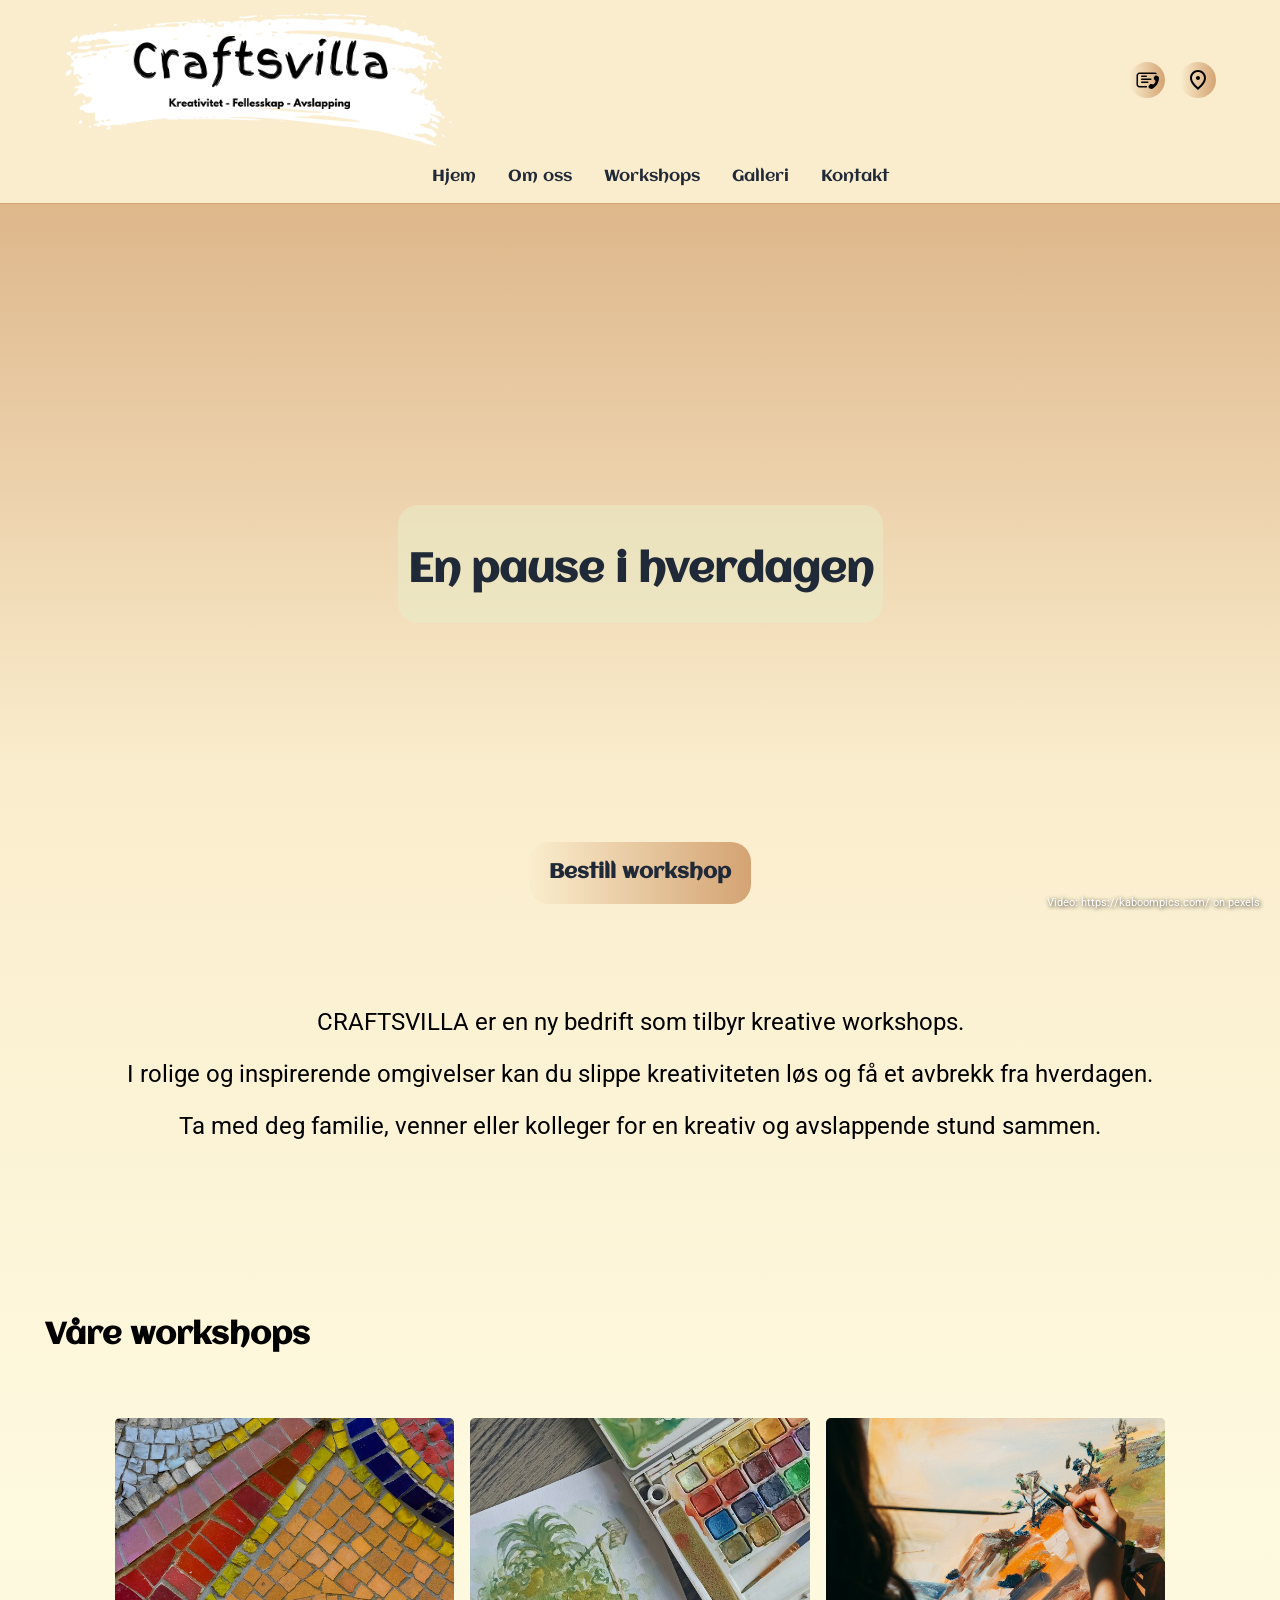
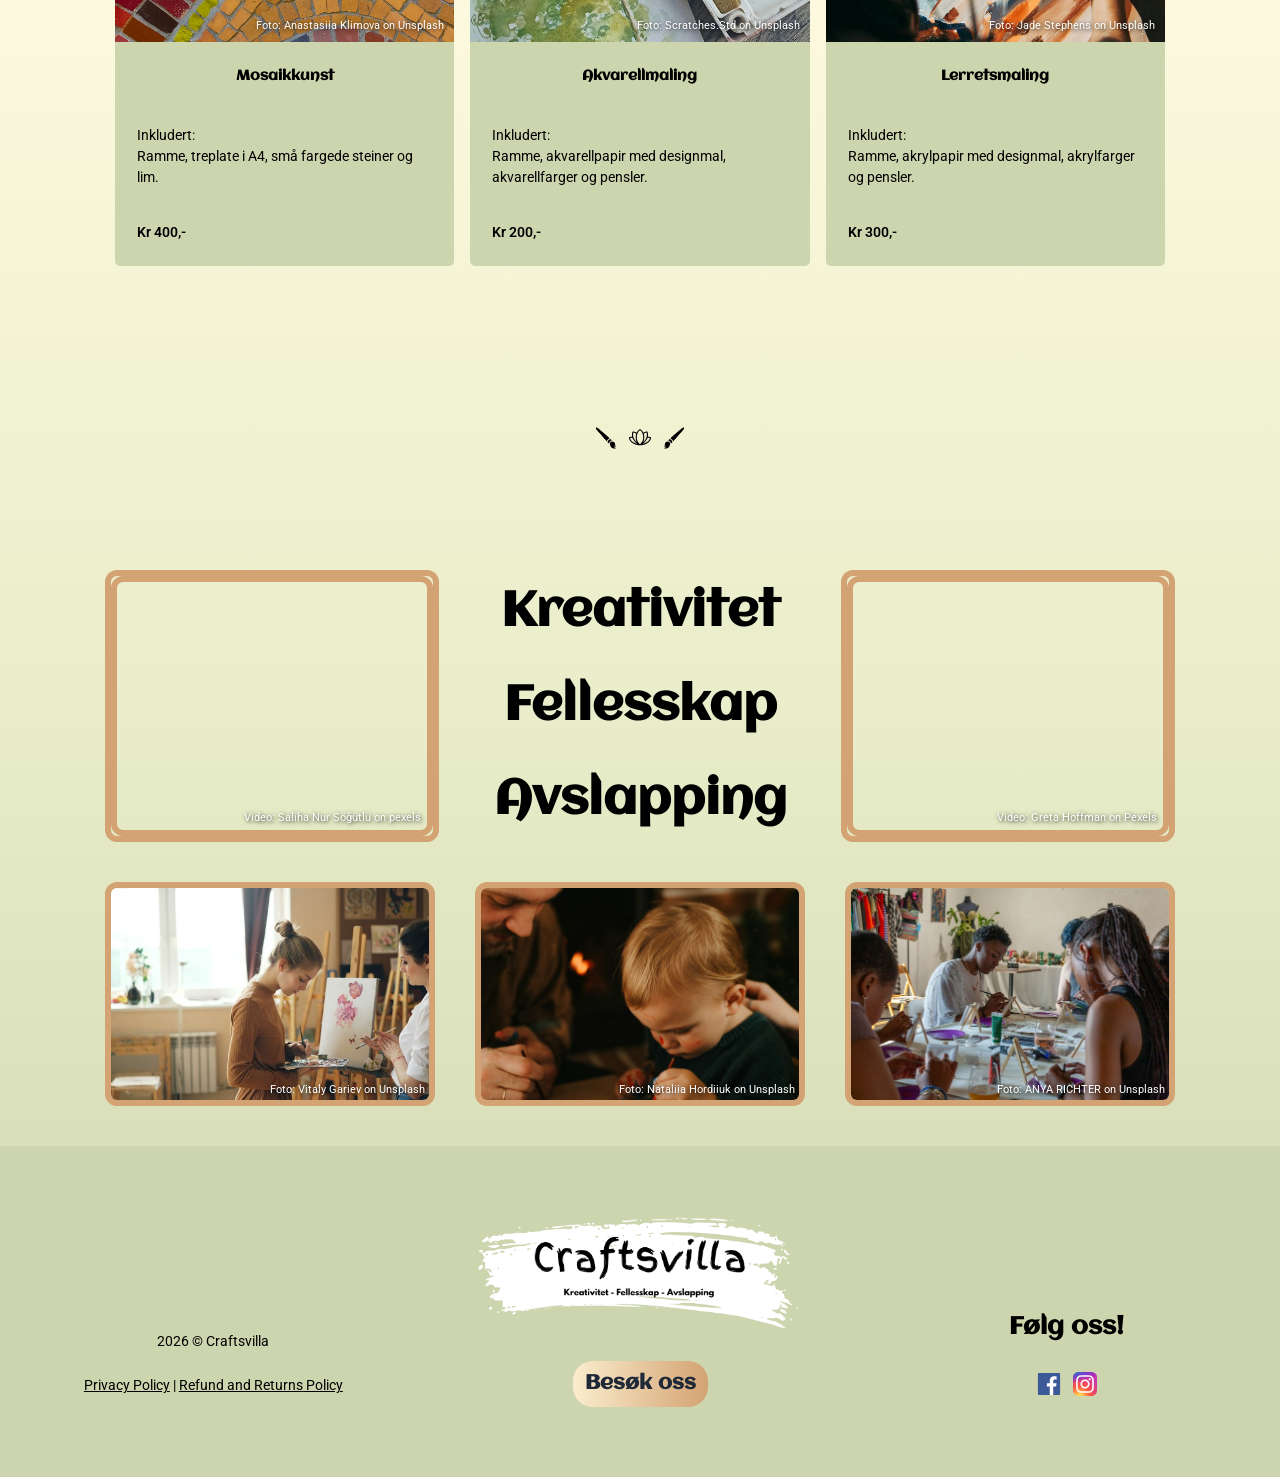
<file: index.html>
<!doctype html>
<html lang="no">
  <head>
    <meta charset="UTF-8" />
    <meta name="viewport" content="width=device-width, initial-scale=1.0" />
    <meta name="description" content="Kreativitet og avslapping." />
    <title>Craftsvilla</title>
    <link rel="stylesheet" href="style.css" />
    <link rel="preconnect" href="https://fonts.googleapis.com" />
    <link rel="preconnect" href="https://fonts.gstatic.com" crossorigin />
    <link
      href="https://fonts.googleapis.com/css2?family=Aclonica&family=Roboto:ital,wght@0,100..900;1,100..900&display=swap"
      rel="stylesheet"
    />
  </head>

  <body>
    <header class="header" id="hjem">
      <div class="container">
        <img
          class="header-logo"
          src="images/Craftsvilla-logo-header.png"
          alt="CRAFTSVILLA logo"
        />

        <div class="header-icons">
          <a href="#kontakt">
            <img src="icons/Contact.svg" alt="Kontakt oss" />
          </a>
          <a href="#finn-oss">
            <img src="icons/Find-us.svg" alt="Finn oss" />
          </a>
        </div>
      </div>
    </header>

    <nav>
      <ul id="nav-row">
        <li><a href="#hjem">Hjem</a></li>
        <li><a href="#about">Om oss</a></li>
        <li><a href="#workshops">Workshops</a></li>
        <li><a href="#gallery">Galleri</a></li>
        <li><a href="#kontakt">Kontakt</a></li>
      </ul>
    </nav>

    <main>
      <section class="hero">
        <div class="hero-video-credit">
          <video class="hero-video" autoplay muted loop playsinline>
            <source src="movie/hero-video.mp4" type="video/mp4" />
            Nettleseren din støtter ikke video.
          </video>
          <span>Video: https://kaboompics.com/ on pexels</span>
        </div>

        <div class="hero-text">
          <h1>En pause i hverdagen</h1>
        </div>

        <a href="bestilling.html" class="hero-button">Bestill workshop</a>
      </section>

      <section class="intro" id="about">
        <p>CRAFTSVILLA er en ny bedrift som tilbyr kreative workshops.</p>
        <p>
          I rolige og inspirerende omgivelser kan du slippe kreativiteten løs og
          få et avbrekk fra hverdagen.
        </p>
        <p>
          Ta med deg familie, venner eller kolleger for en kreativ og
          avslappende stund sammen.
        </p>
      </section>

      <section class="workshops" id="workshops">
        <div class="workshop-heading">
          <h2>Våre workshops</h2>
        </div>

        <div class="workshop-row">
          <a class="card" href="bestilling.html">
            <div class="image-credit">
              <img src="images/mosaik.jpg" alt="Mosaikkunst" />
              <span>Foto: Anastasiia Klimova on Unsplash</span>
            </div>
            <div class="info">
              <h3>Mosaikkunst</h3>
              <p>
                Inkludert:<br />Ramme, treplate i A4, små fargede steiner og
                lim.
              </p>
              <p class="price">Kr 400,-</p>
            </div>
          </a>

          <a class="card" href="bestilling.html">
            <div class="image-credit">
              <img src="images/akvarell.jpg" alt="Akvarell" />
              <span>Foto: Scratches.Std on Unsplash</span>
            </div>
            <div class="info">
              <h3>Akvarellmaling</h3>
              <p>
                Inkludert:<br />Ramme, akvarellpapir med designmal,
                akvarellfarger og pensler.
              </p>
              <p class="price">Kr 200,-</p>
            </div>
          </a>

          <a class="card" href="bestilling.html">
            <div class="image-credit">
              <img src="images/Lerret.jpg" alt="Lerretmaling" />
              <span>Foto: Jade Stephens on Unsplash</span>
            </div>
            <div class="info">
              <h3>Lerretsmaling</h3>
              <p>
                Inkludert:<br />Ramme, akrylpapir med designmal, akrylfarger og
                pensler.
              </p>
              <p class="price">Kr 300,-</p>
            </div>
          </a>
        </div>
      </section>

      <div class="divider">
        <a>
          <img src="icons/Workshops.svg" alt="pensel" />
        </a>
        <a>
          <img src="icons/lotus.svg" alt="lotus" />
        </a>
        <a class="pensel2">
          <img src="icons/Workshops.svg" alt="pensel" />
        </a>
      </div>

      <section class="gallery-section" id="gallery">
        <div class="gallery-top">
          <div class="video-credit">
            <video class="gallery-video" autoplay muted loop playsinline>
              <source src="movie/mosaic-video.mp4" type="video/mp4" />
              Nettleseren din støtter ikke video.
            </video>
            <span>Video: Saliha Nur Söğütlü on pexels</span>
          </div>

          <div class="gallery-text">
            <span>Kreativitet</span>
            <span>Fellesskap</span>
            <span>Avslapping</span>
          </div>

          <div class="video-credit">
            <video class="gallery-video" autoplay muted loop playsinline>
              <source src="movie/akvarell-video.mp4" type="video/mp4" />
              Nettleseren din støtter ikke video.
            </video>
            <span>Video: Greta Hoffman on Pexels</span>
          </div>
        </div>

        <div class="gallery-bottom">
          <div class="image-credit">
            <img src="images/lerretpaint.jpg" alt="Maling på lerret" />
            <span>Foto: Vitaly Gariev on Unsplash</span>
          </div>

          <div class="image-credit">
            <img
              src="images/mann-og-barn-male.jpg"
              alt="Voksen og barn som maler"
            />
            <span>Foto: Nataliia Hordiiuk on Unsplash</span>
          </div>

          <div class="image-credit">
            <img src="images/grouppaint.jpg" alt="Gruppe som maler" />
            <span>Foto: ANYA RICHTER on Unsplash</span>
          </div>
        </div>
      </section>
    </main>

    <footer class="footer" id="kontakt">
      <div class="footer-row">
        <div class="footer-column1">
          <p>2026 © Craftsvilla</p>
          <p>
            <u style="cursor: pointer">Privacy Policy</u> |
            <u style="cursor: pointer">Refund and Returns Policy</u>
          </p>
        </div>

        <div class="footer-column2">
          <img
            class="footer-logo"
            src="images/Craftsvilla-logo-footer.png"
            alt="CRAFTSVILLA logo"
          />
          <a href="bestilling.html" class="footer-button">Besøk oss</a>
        </div>

        <div class="footer-column3">
          <h2>Følg oss!</h2>
          <div class="social-icons">
            <a href="#facebook">
              <img src="icons/facebook.svg" alt="facebook-icon" />
            </a>
            <a href="#instagram">
              <img src="icons/instagram.svg" alt="instagram-icon" />
            </a>
          </div>
        </div>
      </div>
    </footer>
  </body>
</html>
</file>
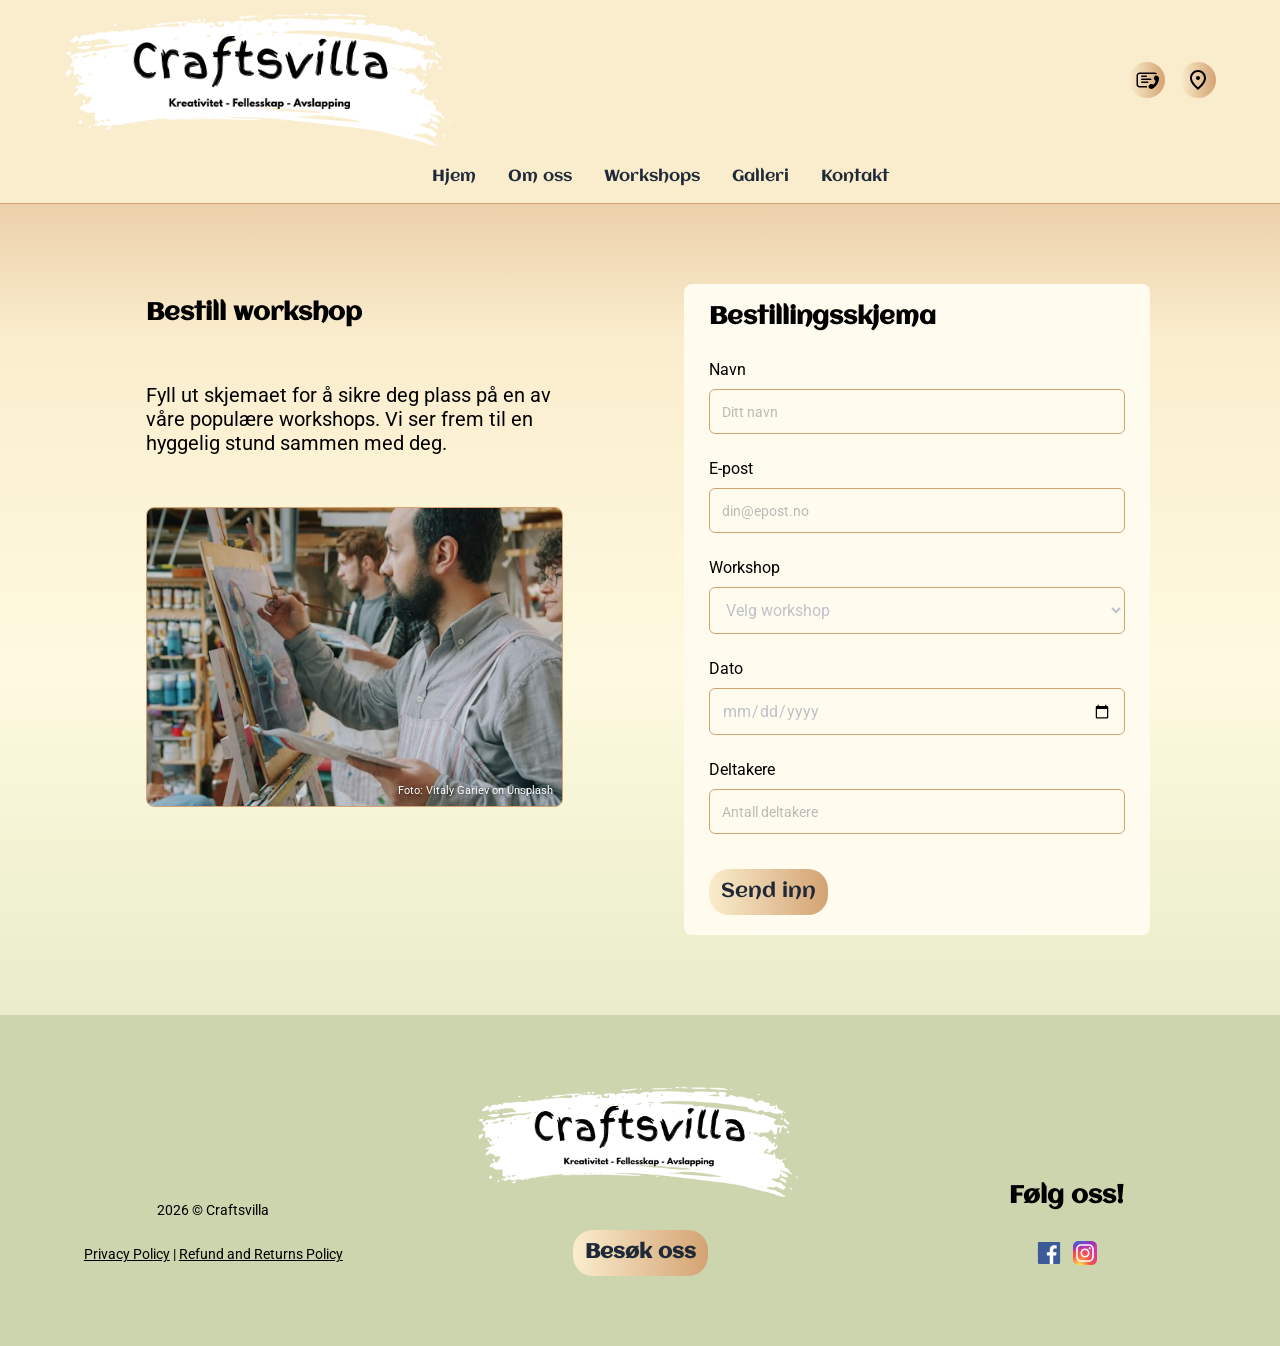
<file: bestilling.html>
<!doctype html>
<html lang="no">
  <head>
    <meta charset="UTF-8" />
    <meta name="viewport" content="width=device-width, initial-scale=1.0" />
    <meta name="description" content="Kreativitet og avslapping." />
    <title>Craftsvilla</title>
    <link rel="stylesheet" href="style.css" />
    <link rel="stylesheet" href="bestilling.css" />
    <link rel="preconnect" href="https://fonts.googleapis.com" />
    <link rel="preconnect" href="https://fonts.gstatic.com" crossorigin />
    <link
      href="https://fonts.googleapis.com/css2?family=Aclonica&family=Roboto:ital,wght@0,100..900;1,100..900&display=swap"
      rel="stylesheet"
    />
  </head>

  <body>
    <header class="header" id="hjem">
      <div class="container">
        <img
          class="header-logo"
          src="images/Craftsvilla-logo-header.png"
          alt="CRAFTSVILLA logo"
        />

        <div class="header-icons">
          <a href="#kontakt">
            <img src="icons/Contact.svg" alt="Kontakt oss" />
          </a>
          <a href="#finn-oss">
            <img src="icons/Find-us.svg" alt="Finn oss" />
          </a>
        </div>
      </div>
    </header>

    <nav>
      <ul id="nav-row">
        <li><a href="index.html">Hjem</a></li>
        <li><a href="#about">Om oss</a></li>
        <li><a href="#workshops">Workshops</a></li>
        <li><a href="#gallery">Galleri</a></li>
        <li><a href="#kontakt">Kontakt</a></li>
      </ul>
    </nav>

    <main class="booking-container">
      <section class="booking-welcome">
        <h1>Bestill workshop</h1>
        <p>
          Fyll ut skjemaet for å sikre deg plass på en av våre populære
          workshops. Vi ser frem til en hyggelig stund sammen med deg.
        </p>
        <div class="image-credit">
          <img
            src="images/Mann-maler-lerret.jpg"
            alt="Mann som maler på et lerret"
          />
          <span>Foto: Vitaly Gariev on Unsplash</span>
        </div>
      </section>

      <section class="booking-form">
        <h1>Bestillingsskjema</h1>
        <form id="booking-form" action="">
          <label for="name">Navn</label>
          <input type="text" id="name" placeholder="Ditt navn" required />

          <label for="email">E-post</label>
          <input type="email" id="email" placeholder="din@epost.no" required />

          <label for="workshop">Workshop</label>
          <select id="workshop" required>
            <option value="" selected disabled>Velg workshop</option>
            <option>Mosaikkunst</option>
            <option>Akvarellmaling</option>
            <option>Lerretsmaling</option>
          </select>

          <label for="date">Dato</label>
          <input type="date" id="date" placeholder="Ønsket dato" required />

          <label for="deltakere">Deltakere</label>
          <input
            type="number"
            id="deltakere"
            placeholder="Antall deltakere"
            min="1"
            required
          />

          <button class="booking-button" type="submit">Send inn</button>
        </form>

        <div id="success-message" class="success-message" role="alert">
          Takk for din bestilling!
        </div>
      </section>
    </main>

    <footer class="footer" id="kontakt">
      <div class="footer-row">
        <div class="footer-column1">
          <p>2026 © Craftsvilla</p>
          <p>
            <u style="cursor: pointer">Privacy Policy</u> |
            <u style="cursor: pointer">Refund and Returns Policy</u>
          </p>
        </div>

        <div class="footer-column2">
          <img
            class="footer-logo"
            src="images/Craftsvilla-logo-footer.png"
            alt="CRAFTSVILLA logo"
          />
          <a href="bestilling.html" class="footer-button">Besøk oss</a>
        </div>

        <div class="footer-column3">
          <h2>Følg oss!</h2>
          <div class="social-icons">
            <a href="#facebook">
              <img src="icons/facebook.svg" alt="facebook-icon" />
            </a>
            <a href="#instagram">
              <img src="icons/instagram.svg" alt="instagram-icon" />
            </a>
          </div>
        </div>
      </div>
    </footer>

    <script>
      const form = document.getElementById("booking-form");
      const successMessage = document.getElementById("success-message");

      form.addEventListener("submit", function (event) {
        event.preventDefault();

        successMessage.classList.add("show");
        form.reset();
      });
    </script>
  </body>
</html>
</file>
<file: style.css>
/* CSS Variables */

:root {
  /* colors */
  --primary-color: #d4a373;
  --secondary-color: #faedcd;
  --middle-color: #fefae0;
  --accent-color: #e9edc9;
  --dark-color: #ccd5ae;
  --text-color: #1f2937;
  --border-color: #d4a373;

  /* spacing */
  --space-small: 0.5rem;
  --space-medium: 1rem;
  --space-large: 2rem;
  --space-xl: 2.5rem;
  --space-section: 3.75rem;

  /* font sizes */
  --text-small: 0.875rem;
  --text-base: 1rem;
  --text-medium: 1.25rem;
  --text-large: 1.875rem;
  --text-xl: 2.5rem;

  /* font-family */
  --primary-font: "Aclonica", sans-serif;
  --secondary-font: "Roboto", sans-serif;
}

* {
  box-sizing: border-box;
}

.aclonica-regular {
  font-family: "Aclonica", sans-serif;
  font-weight: 400;
  font-style: normal;
}

.roboto-standard {
  font-family: "Roboto", sans-serif;
  font-optical-sizing: auto;
  font-weight: 400;
  font-style: normal;
  font-variation-settings: "wdth" 100;
}

body {
  margin: 0;
  background: linear-gradient(
    to bottom,
    var(--primary-color),
    var(--secondary-color),
    var(--middle-color),
    var(--accent-color),
    var(--dark-color)
  );
}

img {
  display: block;
  max-width: 100%;
}

video {
  display: block;
  max-width: 100%;
}

a {
  color: inherit;
  text-decoration: none;
}

/* HEADER */

.header {
  width: 100%;
}

.container {
  display: flex;
  justify-content: space-between;
  align-items: center;
  width: 100%;
  background-color: var(--secondary-color);
  padding: 10px 5% 0;
}

.header-logo {
  display: flex;
  align-items: top left;
  max-width: 394px;
  max-height: 147px;
}

.header-icons {
  display: flex;
  align-items: center;
  gap: 15px;
}

.header-icons a {
  width: 36px;
  height: 36px;
  display: flex;
  align-items: center;
  justify-content: center;
  background: linear-gradient(
    to right,
    var(--secondary-color),
    var(--primary-color)
  );
  border-radius: 50%;
}

.header-icons img {
  width: 24px;
  height: 24px;
  object-fit: contain;
}

/* NAV BAR */

nav {
  background-color: var(--secondary-color);
  border-bottom: 1px solid var(--primary-color);
  position: sticky;
  top: 0;
  z-index: 1000;
  justify-content: center;
  padding: 1px;
}

nav ul li {
  list-style: none;
}

#nav-row {
  display: flex;
  justify-content: center;
  gap: var(--space-large);
  flex-wrap: wrap;
}

nav ul li a {
  color: var(--text-color);
  font-weight: 250;
  position: relative;
  font-family: "Aclonica", sans-serif;
  letter-spacing: 3%;
}

nav a::after {
  content: "";
  position: absolute;
  left: 50%;
  bottom: -4px;

  width: 100%;
  height: 2px;
  background-color: currentColor;

  transform: translateX(-50%) scaleX(0);
  transform-origin: center;

  transition: transform 0.3s ease;
}

nav a:hover::after {
  transform: translateX(-50%) scaleX(1);
}

/* HERO */

.hero {
  position: relative;
  width: 100%;
  min-height: 80vh;
  display: flex;
  align-items: center;
  justify-content: center;
  overflow: hidden;
  text-align: center;
  color: white;
}

.hero-video-credit {
  position: absolute;
  inset: 0;
  width: 100%;
  height: 100%;
  z-index: 0;
}

.hero-video {
  width: 100%;
  height: 100%;
  object-fit: cover;
}

.hero-video-credit span {
  position: absolute;
  bottom: 15px;
  right: 20px;
  z-index: 2;
  color: white;
  font-family: var(--secondary-font);
  font-size: 11px;
  text-shadow: 1px 1px 4px rgba(0, 0, 0, 0.9);
  pointer-events: none;
}

.hero-text::after {
  content: "";
  position: absolute;
  inset: -5px;
  background: rgba(233, 237, 201, 0.55);
  border-radius: 20px;
  z-index: -1;
}

.hero-text {
  position: relative;
  padding: 5px;
  z-index: 2;
}

.hero-text h1 {
  font-size: var(--text-xl);
  font-family: var(--primary-font);
  color: var(--text-color);
  letter-spacing: 3%;
  margin-bottom: 20px;
}

.hero-button {
  position: absolute;
  bottom: 20px;
  display: inline-block;
  flex-shrink: 0;
  white-space: nowrap;
  padding: 20px 20px;
  background: linear-gradient(
    to right,
    var(--secondary-color),
    var(--primary-color)
  );
  color: var(--text-color);
  border-radius: 20px;
  font-family: var(--primary-font);
  font-size: var(--text-medium);
  font-weight: 600;
  letter-spacing: 5%;
  border: none;
  z-index: 3;
  cursor: pointer;
}

.hero-button:hover {
  background: var(--primary-color);
  text-decoration: underline;
}

/* INTRO */

.intro {
  padding: 60px 0 70px;
  text-align: center;
  font-size: 1.5rem;
  font-family: var(--secondary-font);
  letter-spacing: 3%;
}

/* WORKSHOPS */

.workshops {
  padding: 30px 15px;
  gap: 15px;
}

.workshop-heading h2 {
  font-family: var(--primary-font);
  font-size: var(--text-large);
  padding: 30px;
}

.workshop-row {
  display: flex;
  gap: var(--space-medium);
  padding: 10px 100px;
}

.card {
  border-radius: 5px;
  border: none;
  background: var(--dark-color);
  width: 33.33%;
  height: 28rem;
  display: flex;
  flex-direction: column;
  overflow: hidden;
  transition: transform 0.3s ease;
}

.card:hover {
  transform: scale(1.02);
}

.card img {
  height: 14rem;
  object-fit: cover;
}

.image-credit {
  position: relative;
  width: 100%;
}

.image-credit img {
  display: block;
  width: 100%;
  height: 14rem;
  object-fit: cover;
}

.image-credit span {
  position: absolute;
  bottom: 10px;
  right: 10px;
  color: white;
  font-family: var(--secondary-font);
  font-size: 11px;
  text-shadow: 1px 1px 4px rgba(0, 0, 0, 0.8);
}

.card-content {
  padding: var(--space-medium);
  display: flex;
  flex-direction: column;
  gap: var(--space-medium);
  justify-content: space-between;
  flex: 1;
}

.info {
  padding: 10px 12px 12px;
  font-size: 12px;
  line-height: 1.5;
  display: flex;
  flex-direction: column;
  flex: 1;
}

.info h3 {
  text-align: center;
  font-family: var(--primary-font);
  font-size: var(--text-small);
  letter-spacing: 8%;
}

.info p {
  padding: 10px;
  font-family: var(--secondary-font);
  font-size: 14px;
  letter-spacing: 3%;
}

.info .price {
  margin-top: auto;
  font-family: var(--secondary-font);
  font-weight: 600;
}

/* DIVIDER */

.divider {
  display: flex;
  justify-content: center;
  padding: 120px 80px;
  gap: 10px;
}

.pensel2 {
  transform: scaleX(-1);
}

/* GALLERI */

.gallery {
  padding: 30px 15px;
  gap: var(--space-medium);
}

.gallery-top {
  display: flex;
  justify-content: center;
  gap: var(--space-xl);
  padding: 0px 105px;
  max-height: 500px;
}

.gallery-top > *,
.gallery-bottom > * {
  flex: 1;
  min-width: 0;
}

.gallery-top video,
.gallery-bottom img {
  width: 100%;
  object-fit: cover;
  border: 6px solid var(--border-color);
  border-radius: 12px;
}

.video-credit {
  position: relative;
  flex: 1;
  min-width: 0;
  overflow: hidden;
  border: 6px solid var(--border-color);
  border-radius: 12px;
}

.video-credit video {
  display: block;
  width: 100%;
  height: 100%;
  object-fit: cover;
}

.video-credit span {
  position: absolute;
  bottom: 12px;
  right: 12px;
  z-index: 5;

  color: white;
  font-family: var(--secondary-font);
  font-size: 11px;
  text-shadow: 1px 1px 4px rgba(0, 0, 0, 0.9);

  pointer-events: none;
}

.gallery-text {
  display: flex;
  flex-direction: column;
  align-items: center;
  justify-content: center;
  gap: 10px;
  font-family: var(--primary-font);
  font-size: 3rem;
  font-weight: 700;
  line-height: 175%;
  text-align: center;
}

.gallery-bottom {
  display: flex;
  justify-content: center;
  gap: var(--space-xl);
  padding: 40px 105px;
  max-height: 500px;
}

/* FOOTER */

.footer {
  padding: 20px;
  gap: var(--space-medium);
  background: var(--dark-color);
}

.footer-row {
  display: flex;
  justify-content: center;
  gap: var(--space-xl);
}

.footer-row > * {
  flex: 1;
  min-width: 0;
}

.footer-column1 {
  display: flex;
  flex-direction: column;
  justify-content: end;
  padding: 50px 30px;
}

.footer-column1 p {
  font-family: var(--secondary-font);
  font-size: var(--text-small);
  text-align: center;
}

.footer-column2 {
  display: flex;
  flex-direction: column;
  justify-content: center;
  gap: 30px;
  padding: 50px 30px;
}

.footer-button {
  display: flex;
  align-items: center;
  align-self: center;
  flex-shrink: 0;
  white-space: nowrap;
  padding: 12px 12px;
  background: linear-gradient(
    to right,
    var(--secondary-color),
    var(--primary-color)
  );
  color: var(--text-color);
  border-radius: 20px;
  font-family: var(--primary-font);
  font-size: var(--text-medium);
  font-weight: 600;
  letter-spacing: 5%;
  border: none;
  cursor: pointer;
}

.footer-button:hover {
  background: var(--primary-color);
  text-decoration: underline;
}

.footer-column3 {
  display: flex;
  flex-direction: column;
  justify-content: end;
  padding: 50px 30px;
}

.footer-column3 h2 {
  font-family: var(--primary-font);
  text-align: center;
}

.social-icons {
  display: flex;
  align-items: center;
  justify-content: center;
  padding: 11px;
  gap: 12px;
}
</file>
<file: bestilling.css>
* {
  box-sizing: border-box;
}

h1 {
  font-family: var(--primary-font);
  letter-spacing: 3%;
  margin-bottom: 0.25rem;
  margin-top: 0;
}

p {
  font-family: var(--secondary-font);
  letter-spacing: 3%;
  font-size: var(--text-medium);
}

.booking-container {
  display: flex;
  justify-content: center;
  gap: 105px;
  padding: 80px 130px;
}

.booking-welcome {
  display: flex;
  flex-direction: column;
  padding: var(--space-medium);
  gap: var(--space-large);
  justify-content: top;
  flex: 1;
}

.booking-welcome img {
  width: 100%;
  height: 300px;
  object-fit: cover;
  border: 1px solid var(--border-color);
  border-radius: 8px;
}

.booking-form {
  background-color: #fffbef;
  padding: 20px 25px;
  border-radius: 8px;
  flex: 1;
}

.booking-form form {
  display: flex;
  flex-direction: column;
  gap: 25px;
  padding-top: 25px;
}

.booking-form label,
.booking-form textarea {
  font-family: var(--secondary-font);
}

.booking-form input,
.booking-form select,
.booking-form textarea {
  background-color: #fffbef;
  color: var(--text-color);
  opacity: 1;
}

.booking-form input::placeholder,
.booking-form textarea::placeholder {
  color: var(--text-color);
  opacity: 0.3;
  font-family: var(--secondary-font);
  font-size: var(--text-small);
}

.booking-form select {
  background-color: #fffbef;
  color: var(--text-color);
  opacity: 1;
}

.booking-form select:invalid {
  color: #bfc3c9;
}

.booking-form select option {
  color: var(--text-color);
}
.booking-form input[type="date"] {
  background-color: #fffbef;
  color: var(--text-color);
  opacity: 1;
}

.booking-form input[type="date"] {
  color: var(--text-color);
  opacity: 1;
}

.booking-form input[type="date"]:invalid::-webkit-datetime-edit {
  color: #bfc3c9;
}

.booking-form input[type="date"]:valid::-webkit-datetime-edit {
  color: var(--text-color);
}

.booking-form label + input,
.booking-form label + select {
  margin-top: -15px;
}

.booking-form input,
.booking-form select {
  padding: 12px;
  border: 1px solid var(--border-color);
  border-radius: 6px;
  font-family: var(--secondary-font);
  font-size: 1rem;
}

.booking-form input:focus,
.booking-form select:focus,
.booking-form textarea:focus {
  border: 1.5px solid var(--primary-color);
  outline: none;
}
.booking-button {
  padding: 12px 12px;
  width: fit-content;
  background: linear-gradient(
    to right,
    var(--secondary-color),
    var(--primary-color)
  );
  color: var(--text-color);
  border-radius: 20px;
  font-family: var(--primary-font);
  font-size: var(--text-medium);
  font-weight: 450;
  letter-spacing: 5%;
  border: none;
  cursor: pointer;
  margin-top: 10px;
}

.booking-button:hover {
  background: var(--primary-color);
  text-decoration: underline;
  font-weight: 500;
}

.success-message {
  display: none;
  background-color: var(--dark-color);
  color: var(--text-color);
  padding: 1.2rem;
  margin-top: 1.5rem;
  border-radius: 8px;
  text-align: center;
  font-family: var(--secondary-font);
}

.success-message.show {
  display: block;
}
</file>
